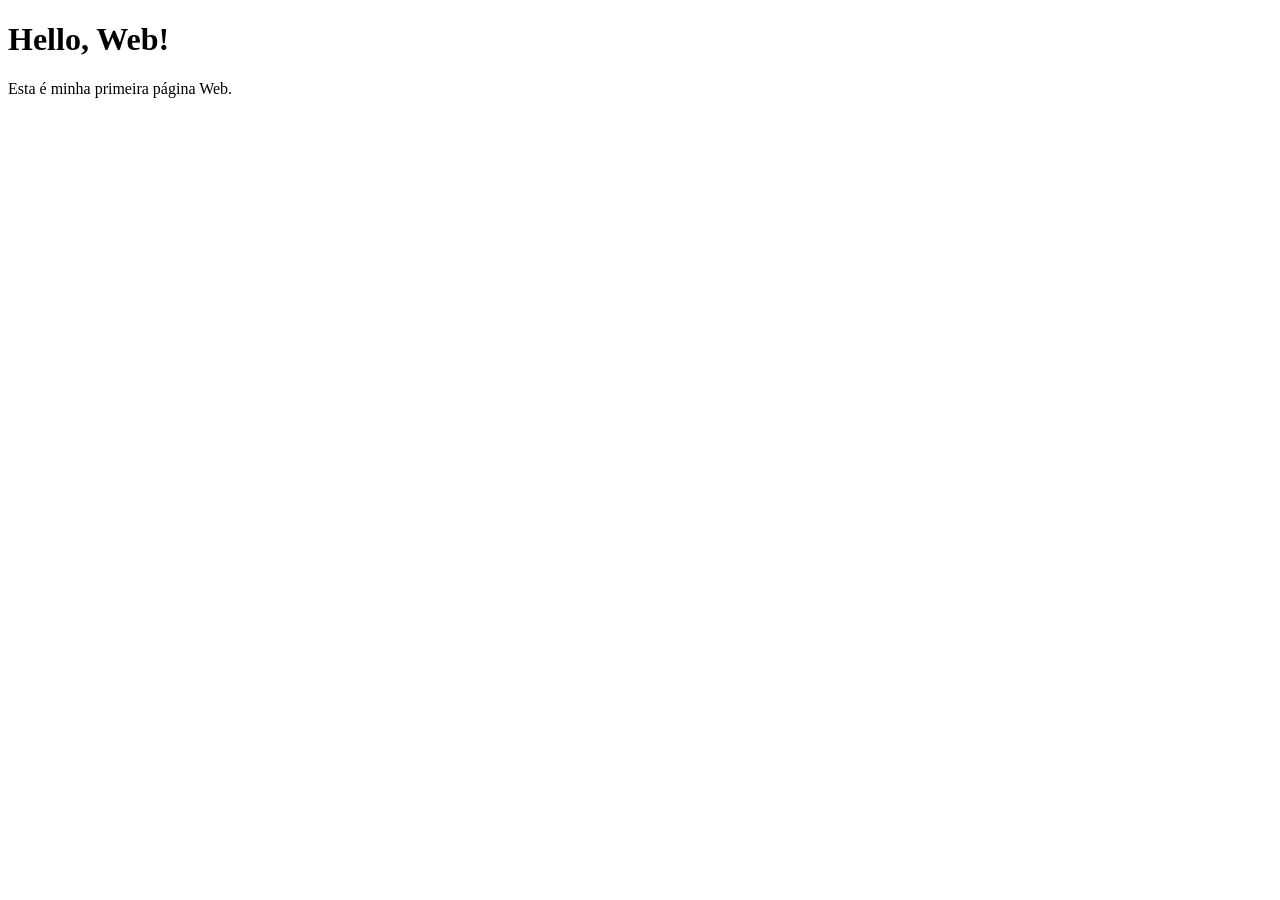
<file: atividade-web/index.html>
<!DOCTYPE html>
<html>
<head>
    <meta charset="UTF-8">
    <title>Minha primeira página Web</title>
</head>
<body>
    <h1>Hello, Web!</h1>
    <p>Esta é minha primeira página Web.</p>
</body>
</html>
</file>
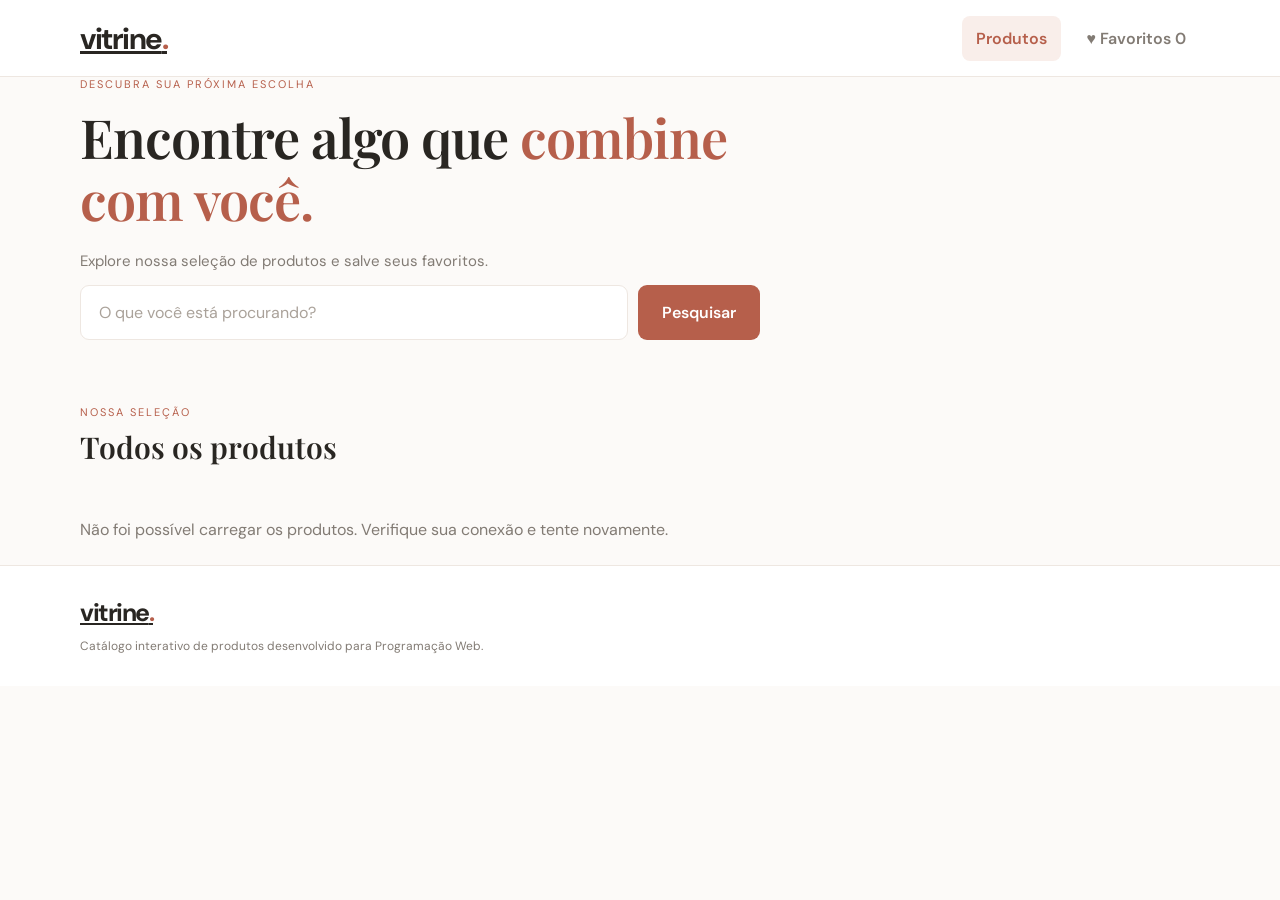
<file: catalogo-produtos/index.html>
<!DOCTYPE html>
<html lang="pt-BR">
<head>
    <meta charset="UTF-8">
    <meta name="viewport" content="width=device-width, initial-scale=1.0">
    <meta name="description" content="Catálogo interativo de produtos">
    <title>Vitrine | Catálogo de Produtos</title>
    <link rel="stylesheet" href="style.css">
    <script src="script.js" defer></script>
</head>
<body>
    <header class="cabecalho">
        <div class="container topo">
            <a href="#" class="logo">vitrine<span>.</span></a>

            <nav aria-label="Navegação principal">
                <button id="btnTodos" class="nav-btn ativo">Produtos</button>
                <button id="btnFavoritos" class="nav-btn">
                      ♥ Favoritos <span id="contadorFavoritos">0</span>
                </button>
            </nav>
        </div>
    </header>

    <main class="container">
        <section class="apresentacao">
            <p class="subtitulo">DESCUBRA SUA PRÓXIMA ESCOLHA</p>
            <h1>Encontre algo que <span>combine com você.</span></h1>
            <p class="descricao">
                Explore nossa seleção de produtos e salve seus favoritos.                
            </p>
        </section>

        <section class="area-pesquisa" aria-label="Pesquisar produtos">
            <form id="formPesquisa">
                <label for="pesquisa" class="sr-only">Pesquisar produtos</label>
                <input
                    type="search"
                    id="pesquisa"
                    placeholder="O que você está procurando?"
                >
                <button type="submit" class="btn-pesquisar">Pesquisar</button>
            </form>
        </section>

        <section class="secao-produtos">
            <div class="titulo-secao">        
                <div>
                     <p class="subtitulo">NOSSA SELEÇÃO</p>
                     <h2 id="tituloLista">Todos os produtos</h2>
                </div>
                <span id="totalProdutos"></span>
            </div>

            <p id="mensagem" role="status" aria-live="polite">
                Carregando produtos...
            </p>

            <div id="listaProdutos" class="grade-produtos"></div>
        </section>
    </main>

    <dialog id="modalDetalhes" class="modal">
        <button id="fecharModal" class="fechar-modal" aria-label="Fechar">
            &times;
        </button>
        <div id="conteudoDetalhes"></div>
    </dialog>

    <footer>
        <div class="container">
            <a href="#" class="logo">vitrine<span>.</span></a>
            <p>Catálogo interativo de produtos desenvolvido para Programação Web.</p>
        </div>
    </footer>
</body>
</html>
</file>
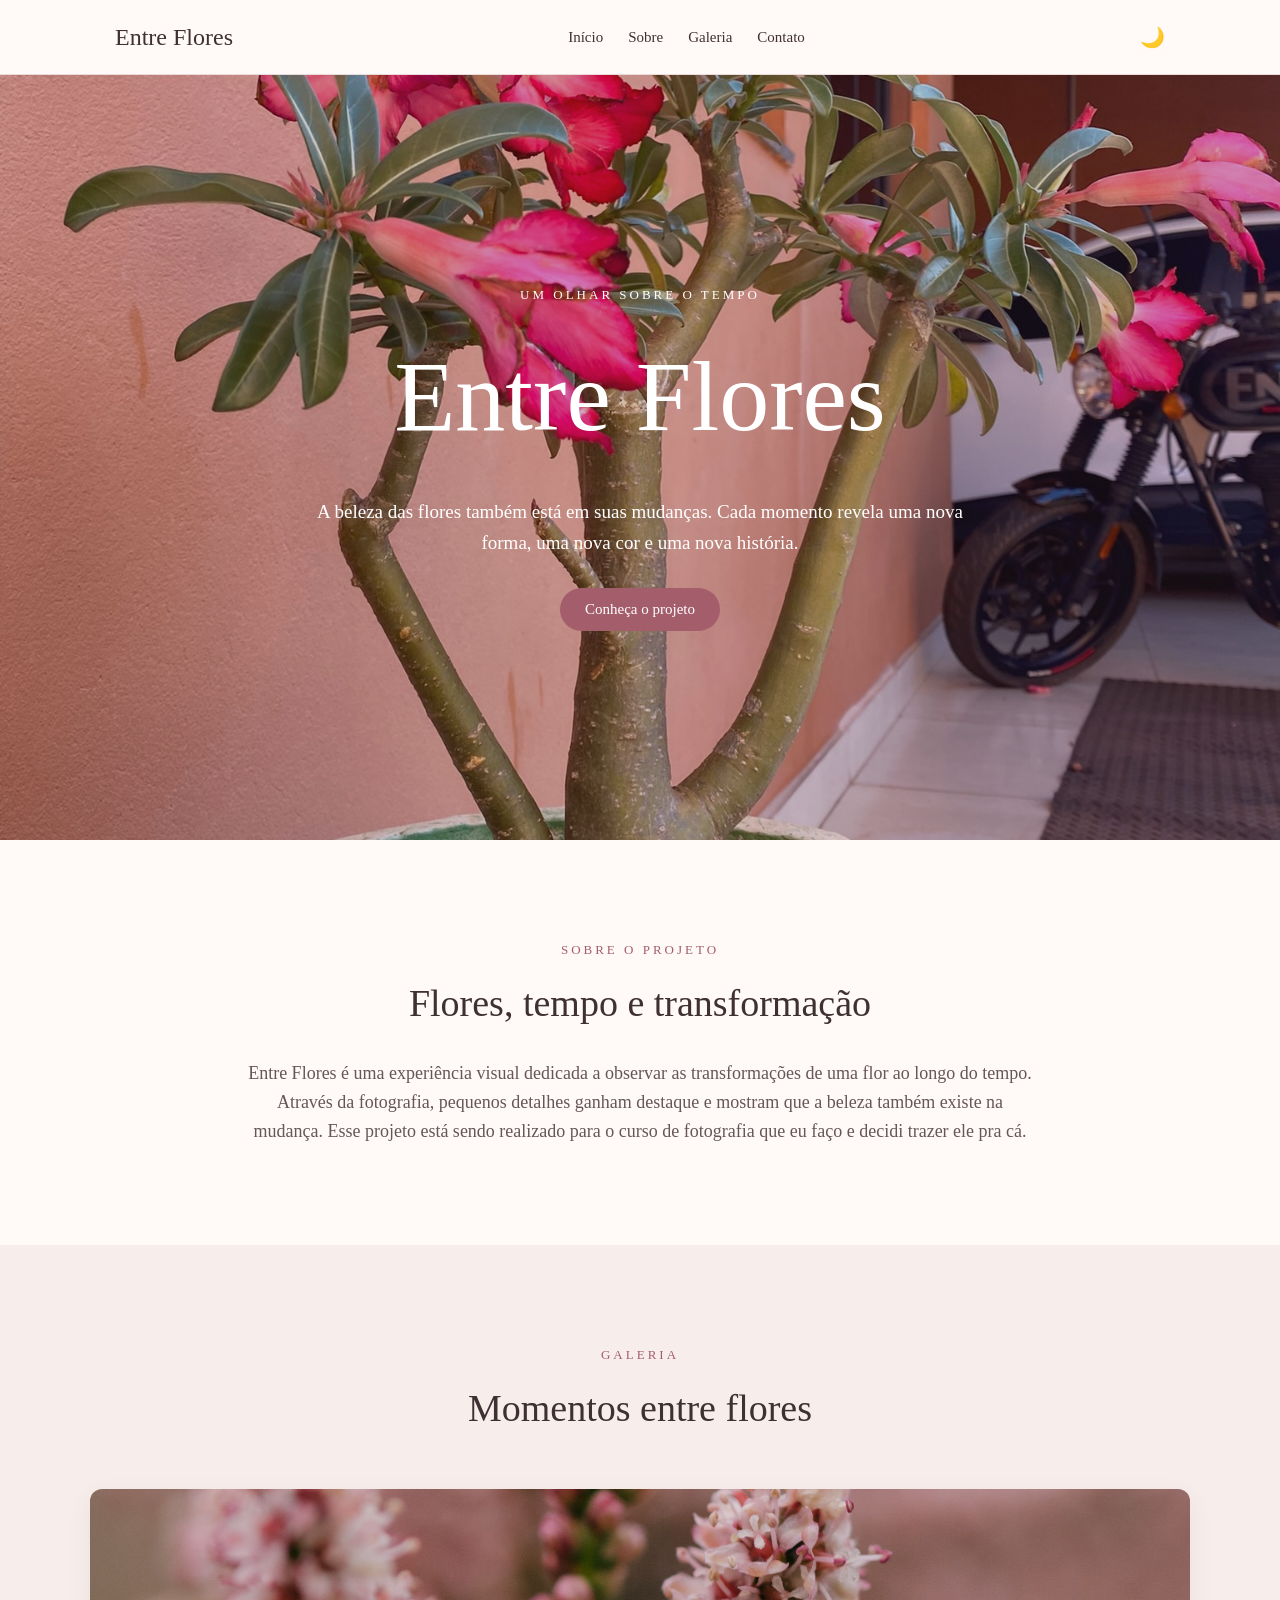
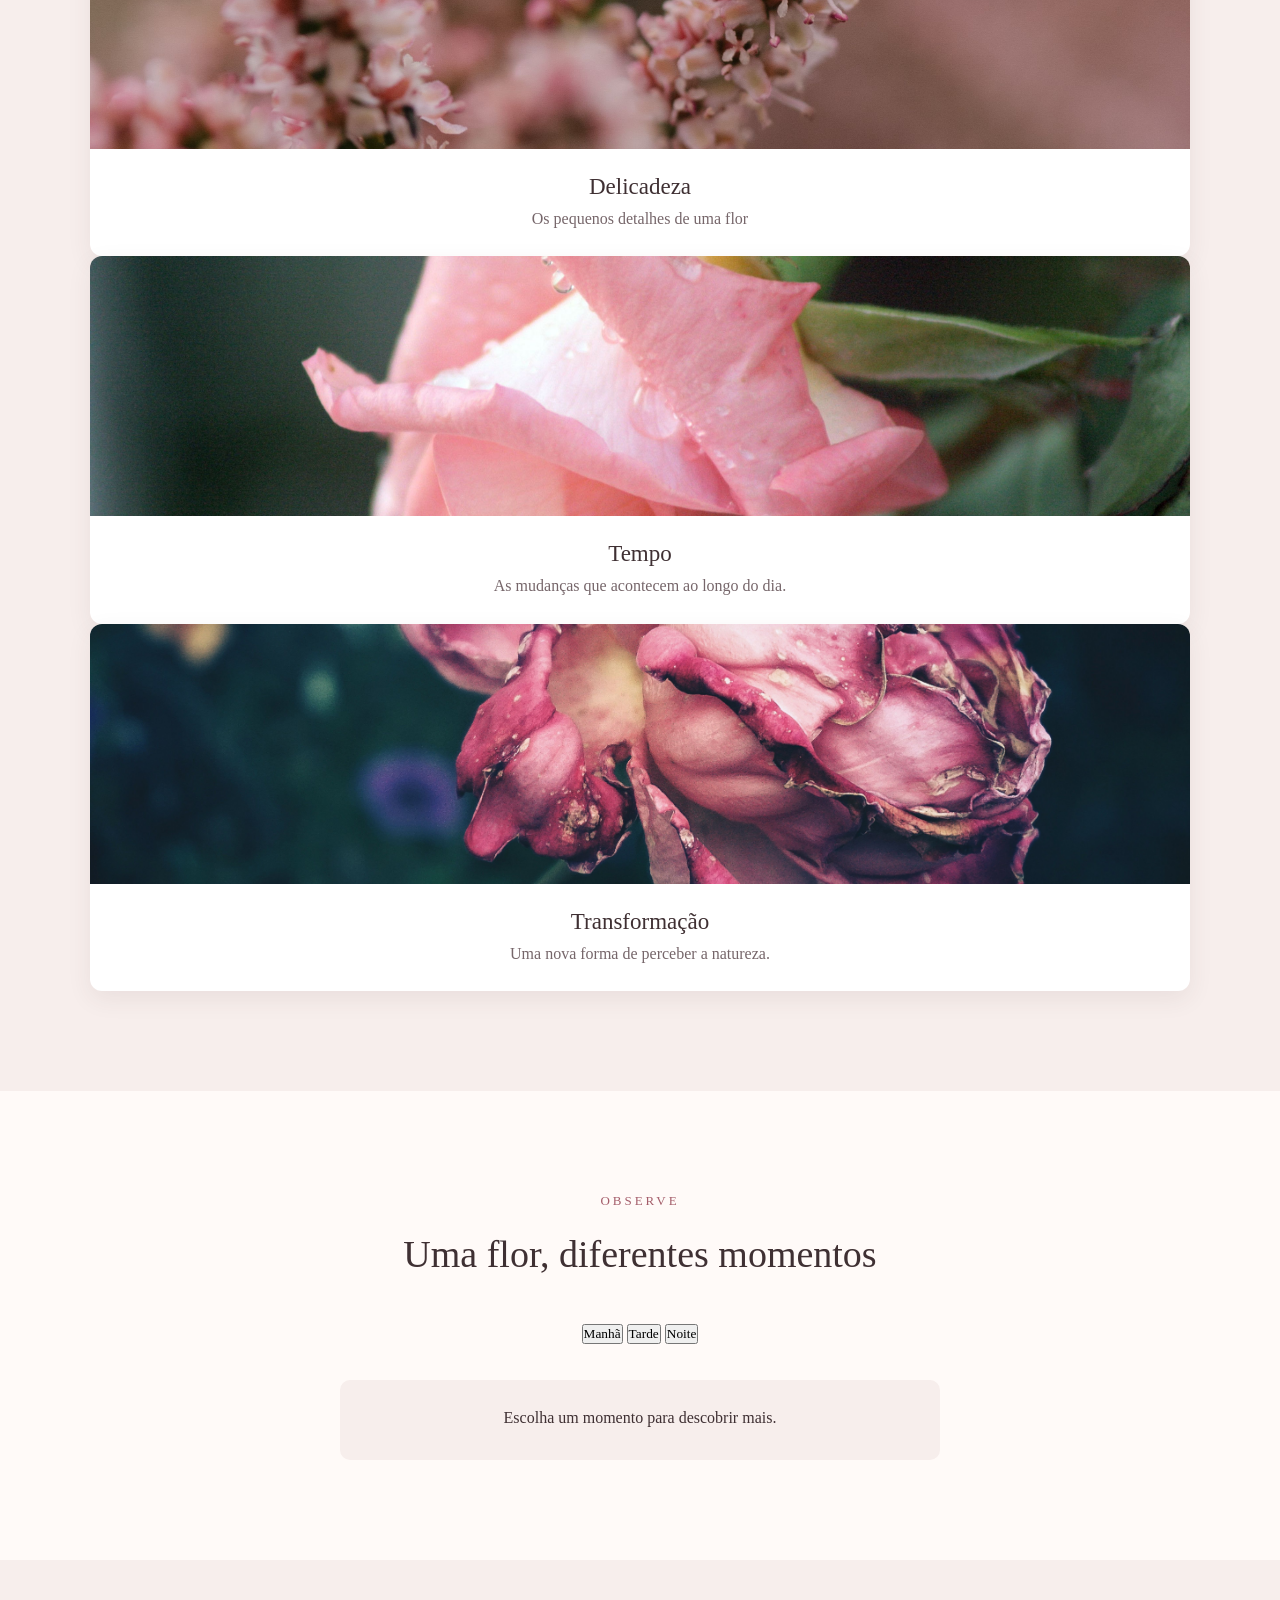
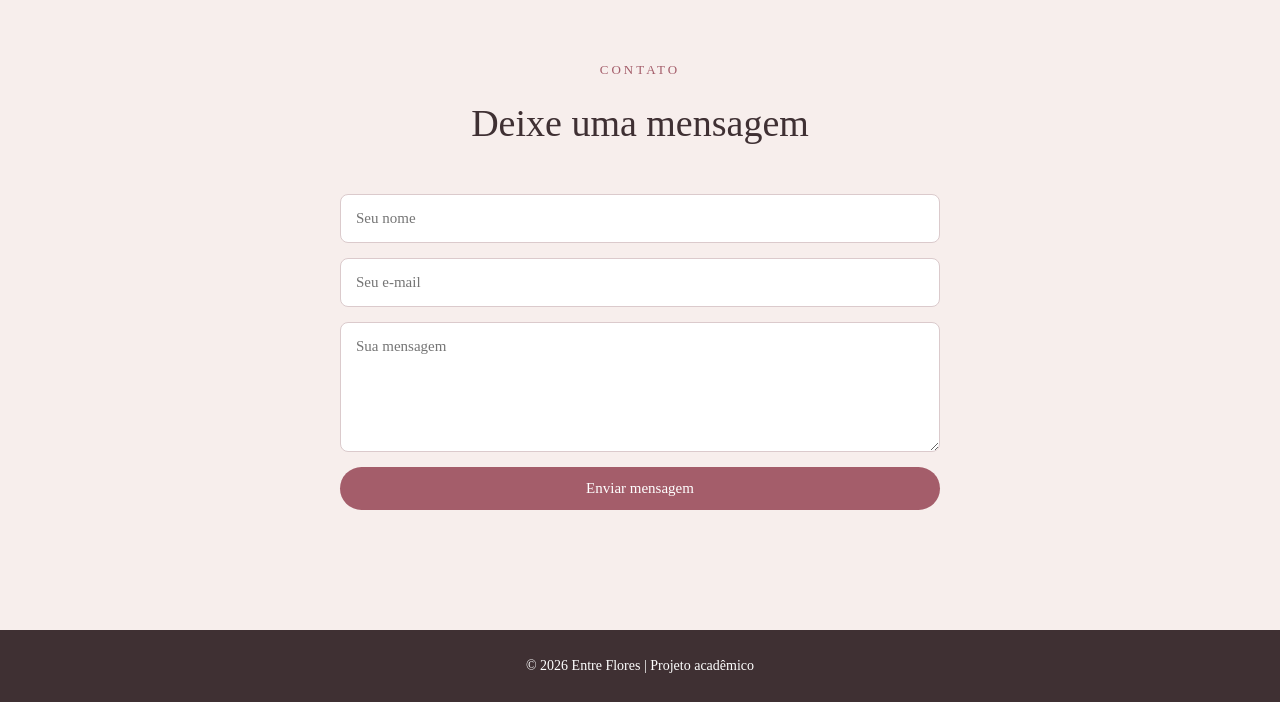
<file: entre-flores/index.html>
<!DOCTYPE html>
<html lang="pt-BR">
<head>
    <meta charset="UTF-8">
    <meta name="viewport" content="width=device-width, initial-scale=1.0">
    <title>Entre Flores</title>
    <link rel="stylesheet" href="style.css">
</head>

<body>

    <header>
        <nav>
            <h2>Entre Flores</h2>

            <ul>
                <li><a href="#inicio">Início</a></li>
                <li><a href="#sobre">Sobre</a></li>
                <li><a href="#galeria">Galeria</a></li>
                <li><a href="#contato">Contato</a></li>
            </ul>

            <button id="temaBtn">🌙</button>
        </nav>
    </header>

    <main>

        <section id="inicio" class="hero">
            <div class="hero-texto">
                <p class="subtitulo">UM OLHAR SOBRE O TEMPO</p>

                <h1> Entre Flores</h1>

                <p>
                    A beleza das flores também está em suas mudanças.
                    Cada momento revela uma nova forma, uma nova cor 
                    e uma nova história.
                </p>

                <button id="galeriaBtn">Conheça o projeto</button>
            </div>
        </section>

        <section id="sobre" class="sobre">
            <div>
                <p class="subtitulo">SOBRE O PROJETO</p>

                <h2>Flores, tempo e transformação</h2>

                <p>
                    Entre Flores é uma experiência visual dedicada a observar
                    as transformações de uma flor ao longo do tempo.
                    Através da fotografia, pequenos detalhes ganham destaque
                    e mostram que a beleza também existe na mudança. Esse projeto 
                    está sendo realizado para o curso de fotografia que eu faço e 
                    decidi trazer ele pra cá.
                </p>
            </div>
        </section>


        <section id="galeria" class="galeria">
            <p class="subtitulo">GALERIA</p>

            <h2>Momentos entre flores</h2>

            <div class="galeria-container">

                <div class="foto">
                    <img src="imagens/delicadeza.jpg" alt="Flor em detalhe">
                    <h3>Delicadeza</h3>
                    <p>Os pequenos detalhes de uma flor</p>
                </div>

                <div class="foto">
                    <img src="imagens/tempo.jpg" alt="Flor ao longo do tempo">
                    <h3>Tempo</h3>
                    <p>As mudanças que acontecem ao longo do dia.</p>
                </div>

                <div class="foto">
                    <img src="imagens/transformaçao.jpg" alt="Flor em transformação">
                    <h3>Transformação</h3>
                    <p>Uma nova forma de perceber a natureza.</p>
                </div>

            
            </div>
        </section>


        <section class="momentos">

            <p class="subtitulo">OBSERVE</p>

            <h2>Uma flor, diferentes momentos</h2>

            <div class="botoes-momentos">
                <button class="momentoBtn" data-momento="manha">Manhã</button>
                <button class="momentoBtn" data-momento="tarde">Tarde</button>
                <button class="momentoBtn" data-momento="noite">Noite</button>
            </div>

            <div id="textoMomento">
                Escolha um momento para descobrir mais.
            </div>
        </section>


        <section id="contato" class="contato">

            <p class="subtitulo">CONTATO</p>

            <h2>Deixe uma mensagem</h2>

            <form id="formulario">

                <input
                    type="text"
                    id="nome"
                    placeholder="Seu nome"
                    required
                >

                <input
                    type="email"
                    id="email"
                    placeholder="Seu e-mail"
                    required
                >

                <textarea
                    id="mensagem"
                    placeholder="Sua mensagem"
                    required
                ></textarea>

                <button type="submit">Enviar mensagem</button>

            </form>

            <p id="mensagemForm"></p>

        </section>
    </main> 

    <footer>
        <p>© 2026 Entre Flores | Projeto acadêmico</p>
    </footer>

    <script src="script.js"></script>

</body>
</html>
</file>
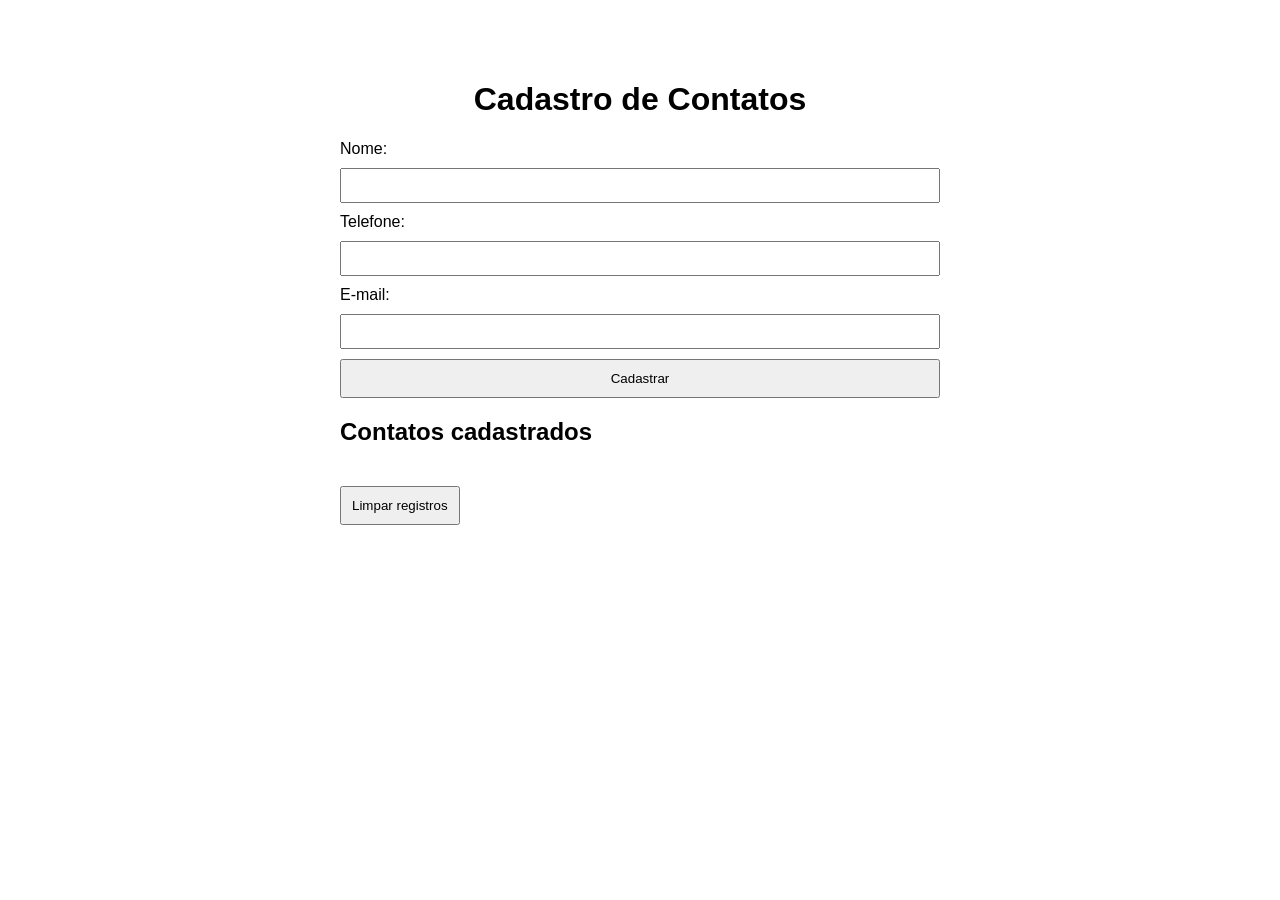
<file: mini-sistema-cadastro/index.html>
<!DOCTYPE html>
<html lang="pt-BR">
<head>
    <meta charset="UTF-8">
    <meta name="viewport" content="width=device-width, initial-scale=1.0">
    <title>Cadastro de Contatos</title>

    <link rel="stylesheet" href="style.css">
</head>

<body>

    <h1>Cadastro de Contatos</h1>

    <form id="formCadastro">

        <label for="nome">Nome:</label>
        <input type="text" id="nome" required>

        <label for="telefone">Telefone:</label>
        <input type="text" id="telefone" required>

        <label for="email">E-mail:</label>
        <input type="email" id="email" required>

        <button type="submit">Cadastrar</button>

    </form>

    <h2>Contatos cadastrados</h2>

    <div id="listaContatos"></div>

    <button id="btnLimpar">Limpar registros</button>

    <script src="script.js"></script>

</body>
</html>
</file>
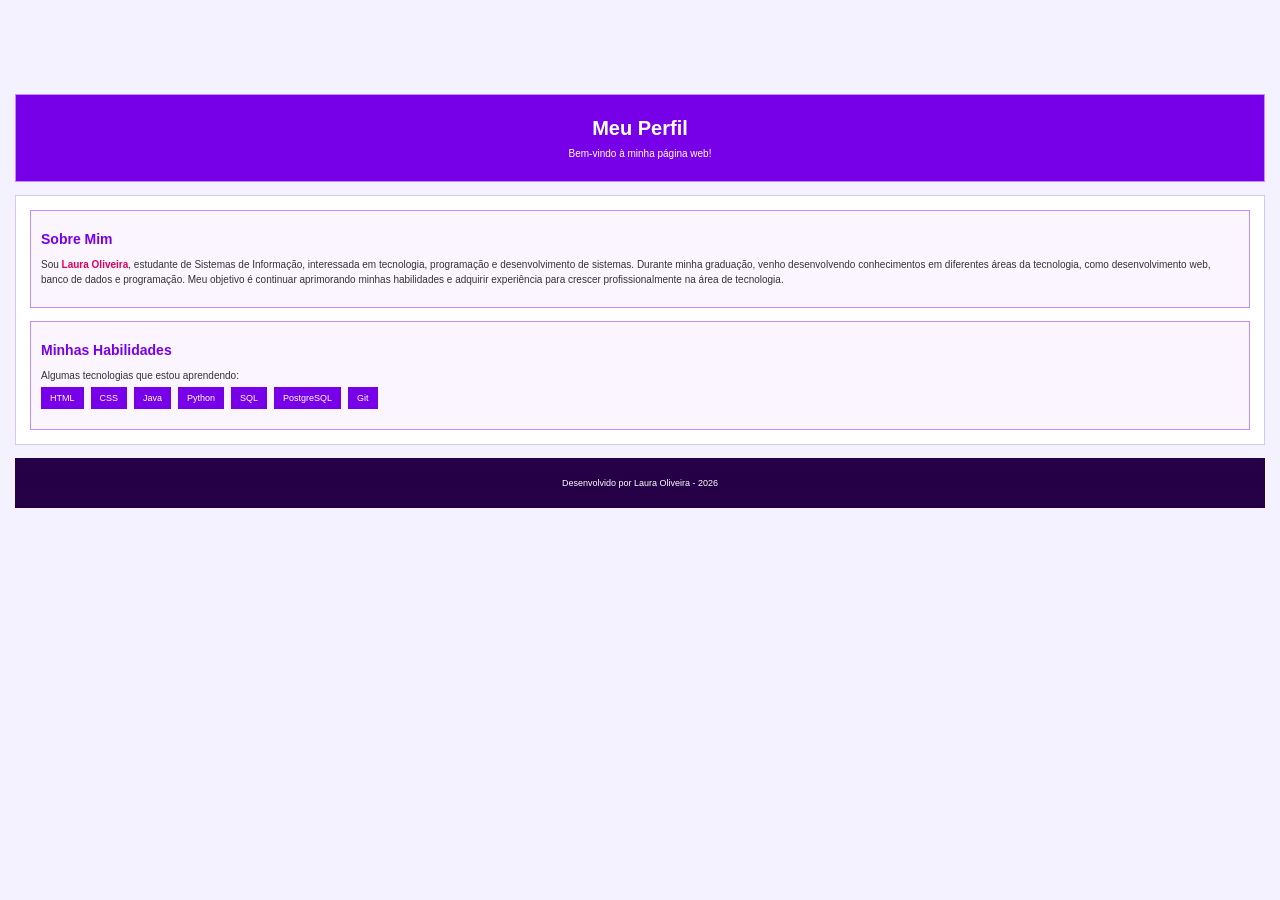
<file: atividade-web/atividade3.html>
<!DOCTYPE html>
<html lang="pt-BR">

<head>
    <meta charset="UTF-8">
    <meta name="viewport" content="width=device-width, initial-scale=1.0">

    <title>Meu Perfil</title>

    <link rel="stylesheet" href="style3.css">
</head>

<body>

    <header>
        <h1>Meu Perfil</h1>
        <p>Bem-vindo à minha página web!</p>
    </header>

    <main>

        <section>
            <h2>Sobre Mim</h2>

            <p>
    Sou <strong>Laura Oliveira</strong>, estudante de Sistemas de Informação,
    interessada em tecnologia, programação e desenvolvimento de sistemas.
    Durante minha graduação, venho desenvolvendo conhecimentos em diferentes
    áreas da tecnologia, como desenvolvimento web, banco de dados e programação.
    Meu objetivo é continuar aprimorando minhas habilidades e adquirir
    experiência para crescer profissionalmente na área de tecnologia.
</p>
        </section>

        <section>
            <h2>Minhas Habilidades</h2>

            <p>Algumas tecnologias que estou aprendendo:</p>

            <div class="habilidades">
                <span>HTML</span>
                <span>CSS</span>
                <span>Java</span>
                <span>Python</span>
                <span>SQL</span>
                <span>PostgreSQL</span>
                <span>Git</span>
            </div>
        </section>

    </main>

    <footer>
        <p>Desenvolvido por Laura Oliveira - 2026</p>
    </footer>

</body>

</html>
</file>
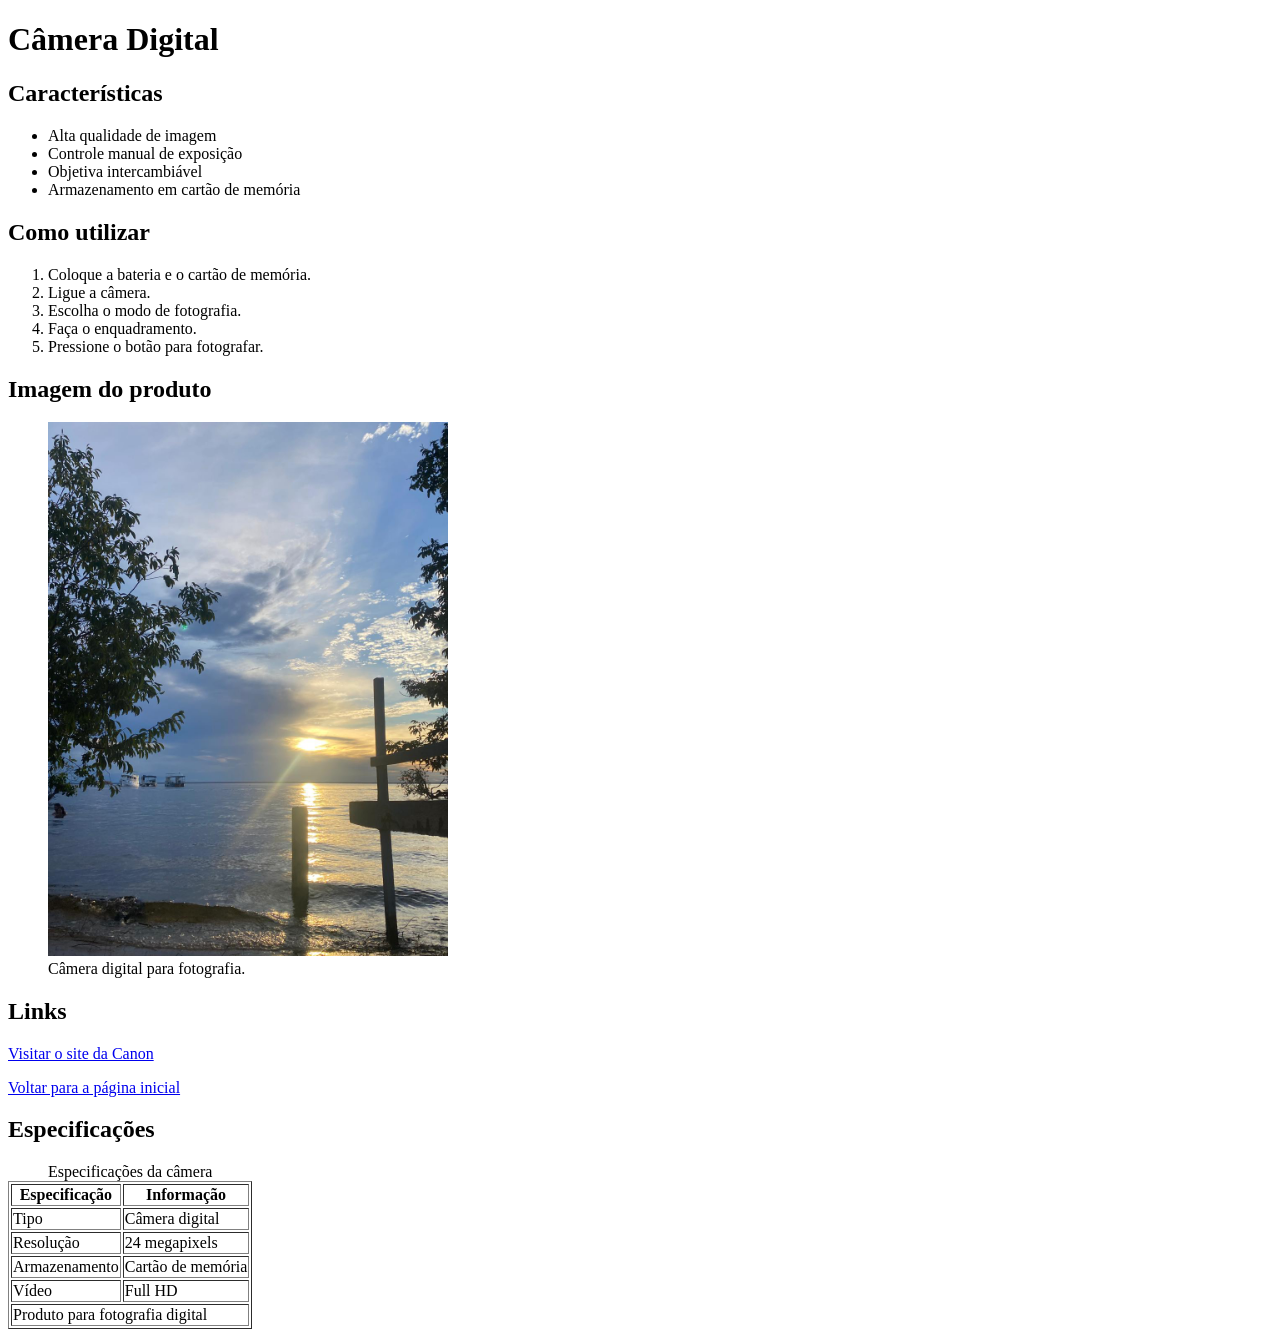
<file: atividade-web/produto.html>
<!DOCTYPE html>
<html lang="pt-BR">

<head>
    <meta charset="UTF-8">
    <title>Câmera Digital</title>
</head>

<body>

    <h1>Câmera Digital</h1>

    <h2>Características</h2>

    <ul>
        <li>Alta qualidade de imagem</li>
        <li>Controle manual de exposição</li>
        <li>Objetiva intercambiável</li>
        <li>Armazenamento em cartão de memória</li>
    </ul>

    <h2>Como utilizar</h2>

    <ol>
        <li>Coloque a bateria e o cartão de memória.</li>
        <li>Ligue a câmera.</li>
        <li>Escolha o modo de fotografia.</li>
        <li>Faça o enquadramento.</li>
        <li>Pressione o botão para fotografar.</li>
    </ol>

    <h2>Imagem do produto</h2>

<figure>
    <img src="imagens/produto.jpg.jpeg"
         alt="Câmera digital utilizada para fotografia"
         width="400">

    <figcaption>
        Câmera digital para fotografia.
    </figcaption>
</figure>

    <h2>Links</h2>

    <p>
        <a href="https://www.canon.com.br/" target="_blank">
            Visitar o site da Canon
        </a>
    </p>

    <p>
        <a href="index.html">
            Voltar para a página inicial
        </a>
    </p>

    <h2>Especificações</h2>

    <table border="1">

        <caption>Especificações da câmera</caption>

        <thead>
            <tr>
                <th>Especificação</th>
                <th>Informação</th>
            </tr>
        </thead>

        <tbody>

            <tr>
                <td>Tipo</td>
                <td>Câmera digital</td>
            </tr>

            <tr>
                <td>Resolução</td>
                <td>24 megapixels</td>
            </tr>

            <tr>
                <td>Armazenamento</td>
                <td>Cartão de memória</td>
            </tr>

            <tr>
                <td>Vídeo</td>
                <td>Full HD</td>
            </tr>

        </tbody>

        <tfoot>

            <tr>
                <td colspan="2">
                    Produto para fotografia digital
                </td>
            </tr>

        </tfoot>

    </table>

</body>

</html>
</file>
<file: catalogo-produtos/style.css>
@import url('https://fonts.googleapis.com/css2?family=DM+Sans:wght@400;500;600;700&family=Playfair+Display:wght@500;600;700&display=swap');

:root {
    --fundo: #fcfaf8;
    --branco: #ffffff;
    --texto: #292622;
    --secundario: #827b74;
    --destaque: #b65f4b;
    --destaque-hover: #974b39;
    --borda: #eee7e1;
    --favorito: #b94e58;
}

*{
    margin: 0;
    padding: 0;
    box-sizing: border-box;
}

body {
    background: var(--fundo);
    color: var(--texto);
    font-family: 'DM Sans', sans-serif;
    min-height: 100vh;
}

button,
input {
    font: inherit;
}

button {
    cursor: pointer
}

button:focus-visible,
input:focus-visible {
    outline: 2px solid var(--destaque);
    outline-offset: 3px;
}

.container {
    width: min(1120px, 90%);
    margin: 0 auto;
}

/* Cabeçalho */

.cabecalho {
    background: var(--branco);
    border-bottom: 1px solid var(--borda);
}

.topo {
    min-height: 76px;
    display: flex;
    justify-content: space-between;
    align-items: center;
    gap: 20px;
}

.logo {
    color: var(--texto);
    text-decoration: nome;
    font-size: 30px;
    font-weight: 700;
    letter-spacing: -1.5px;
}

.logo span {
    color: var(--destaque);
}

nav {
    display: flex;
    align-items: center;
    gap: 12px;
}

.nav-btn {
    background: transparent;
    border: none;
    padding: 12px 14px;
    color: var(--secundario);
    border-radius: 8px;
    font-weight: 600;
}

.nav-btn:hover,
.nav-btn.ativo {
    color: var(--destaque);
    background: #f9eeea;
}

#contadorFavorios {
    font-size: 12px;
}

/* Apresentaçao */

.apresentacao {
    padding: 75px 0 35;
    max-width: 760px;
}

.subtitulo {
    color: var(--destaque);
    font-size: 11px;
    font-weight: 700px;
    letter-spacing: 2px;
    margin-bottom: 15px;
}

.apresentacao h1 {
    font-family: 'Playfair Display', serif;
    font-size: clamp(34px, 5vw, 54px);
    line-height: 1.15;
    font-weight: 600;
    letter-spacing: -1px;
}

.apresentacao h1 span {
    color: var(--destaque);
}

.descricao {
    color: var(--secundario);
    margin-top: 18px;
    line-height: 1.8;
    font-size: 15px;
}

/* Pesquisa */

.area-pesquisa {
    margin: 10px 0 65px;
}

#formPesquisa {
    display: flex;
    gap: 10px;
    max-width: 680px;
}

#pesquisa {
    width: 100%;
    min-width: 0;
    padding: 16px 18px;
    border: 1px solid var(--borda);
    border-radius: 9px;
    background: var(--branco);
    color: var(--texto);
    outline-offset: 2px;
}

#pesquisa::placeholder {
    color: #aaa29a;
}

.btn-pesquisar {
    background: var(--destaque);
    color: white;
    border: none;
    border-radius: 9px;
    padding: 0 24px;
    font-weight: 600;
    transition: background 0.2s;
}

.btn-pesquisar:hover {
    background: var(--destaque-hover);
}

/* Produtos */

.secao-podutos {
    padding-bottom: 85px;
}

.titulo-secao {
    display: flex;
    justify-content: space-between;
    align-items: end;
    gap: 16px;
    margin-bottom: 28px;
}

.titulo-secao .subtitulo {
    margin-bottom: 8px;
}

.titulo-secao h2 {
    font-family: 'Playfair Display', serif;
    font-size: 30px;
    font-weight: 600;
}

#totalProdutos {
    color: var(--secundario);
    font-size: 13px;
    padding-bottom: 5px;
}

#mensagem {
    color: var(--secundario);
    padding: 22px 0;
    line-height: 1.6;
}

.grade-produtos {
    display: grid;
    grid-template-columns: repeat(4, minmax(0, 1fr));
    gap: 24px;
}

.produto {
    background: var(--branco);
    border: 1px solid var(--borda);
    border-radius: 12px;
    overflow: hidden;
    transition: transform 0.2s, box-shadow 0.2s;
}

.produto:hover {
    transform: translateY(-4px);
    box-shadow: 0 12px 28px #4933250d;
}

.imagem-produto {
    position: relative;
    height: 225px;
    background: #f4f0eb;
    display: flex;
    align-items: center;
    justify-content: center;
    padding: 18px;
}

.imagem-produto img {
    width: 100%;
    height: 100%;
    object-fit: contain;
    mix-blend-mode: multiply
}

.btn-favorito {
    position: absolute;
    top: 12px;
    right: 12px;
    width: 36px;
    height: 36px;
    border: 1px solid var(--borda);
    border-radius: 50%;
    background: white;
    color: #8e8881;
    font-size: 19px;
    display: grid;
    place-items: center;
}

.btn-favorito:hover,
.btn-favorito.favoritado {
    color: var(--favorito);
}

.info-produto {
    padding: 18px;
}

.categoria-produto {
    color: var(--destaque);
    text-transform: uppercase;
    letter-spacing: 1px;
    font-size: 10px;
    font-weight: 700;
    margin-bottom: 9px;
}

.nome-produto {
    font-size: 14px;
    line-height: 1.5;
    min-height: 42px;
    font-weight: 600;
}

.preco-produto {
    font-size: 19px;
    font-weight: 700;
    margin: 12px 0 16px;
}

.btn-detalhes {
    width: 100%;
    background: transparent;
    color: var(--texto);
    border: 1px solid var(--borda);
    border-radius: 7px;
    padding: 11px;
    font-size: 12px;
    font-weight: 700;
}

.btn-detalhes:hover {
    background: var (--texto);
    color: white;
    border-color: var(--texto);
}

/* Janela de detalhes */
.modal {
    border: none;
    border-radius: 14px;
    padding: 32px;
    width: min(650px, 92%);
    max-height: 85vh;
    overflow-y: auto;
    margin: auto;
    color: var(--texto);
}

.modal::backdrop {
    background: #211b18a6;
}

.fechar-modal {
    display: block;
    margin-left: auto;
    margin-bottom: 14px;
    background: transparent;
    border: none;
    font-size: 30px;
    color: var(--secundario)
}

.detalhe-conteudo {
    display: grid;
    grid-template-columns: 1fr 1fr;
    gap: 28px;
    align-items: center;
}

.detalhe-conteudo img {
    width: 100%;
    max-height: 280px;
    object-fit: contain;
    mix-blend-mode: multiply;
}

.detalhe-conteudo h2 {
    font-family: 'Playfair Display', serif;
    margin-bottom: 12px;
}

.detalhe-conteudo p {
    color: var(--secundario);
    line-height: 1.7;
    margin-bottom: 14px;
}

.detalhe-conteudo .preco-produto{
    color: var(--destaque);
}

/* Rodapé */

footer {
    border-top: 1px solid var(--borda);
    background: white;
    padding: 30px 0;
}

footer .logo {
    font-size: 25px;
}

footer p {
    color: var(--secundario);
    font-size: 12px;
    margin-top: 8px;
    line-height: 1.6;
}

.sr-only {
    position: absolute;
    width: 1px;
    height: 1px;
    padding: 0;
    margin: -1px;
    overflow: hidden;
    clip: rect(0, 0, 0, 0);
    white-space: nowrap;
    border: 0;
}

/* Telas menores */

@media (max-width: 950) {
    .grade-produtos {
        grid-template-columns: repeat(3, minmax(0, 1fr));
        gap: 18px; 
    }

    .imagem-produto {
        height: 200px;
    }
}

@media (max-width: 650px) {
    .top {
        min-height: 68px;
    }

    .logo{
        font-size: 26px;
    }

    nav { 
        gap: 2px;
    }

    .nav-btn{
        padding: 10px 8px;
        font-size: 12px;
    }

    .apresentacao{
        padding-top: 50px;
    }

    .apresentacao h1 {
        font-size: 36px;
    }

    .area-pesquisa {
        margin-bottom: 45px;
    }

    #formPesquisa {
        flex-direction: column;
    }

    .btn-pesquisar {
        padding: column;
    }

    .btn-pesquisar {
        padding: 14px;
    }

    .grade-produtos {
        grid-template-columns: repeat(2, minmax(0, 1fr));
        gap: 12px;
    }

    .imagem-produto {
        height: 155px;
        padding: 12px;
    }

    .info-produto {
        padding: 12px;
    }

    .info-produto {
        padding: 12px;
    }

    .nome-produto {
        padding: 13px;
    }

    .titulo-secao h2 {
        font-size: 25px;
    }

    .detalhe-conteudo {
        grid-template-columns: 1fr;
    }

    .detalhe-conteudo img {
        max-height: 200px;
    }

    .modal {
        padding: 22px;
    }
}

@media (max-width: 360px) {
    .grade-produtos {
        grid-template-columns: 1fr;
    }

    .imagem-produto {
        height: 220px;
    }
}
</file>
<file: entre-flores/style.css>
* {
    margin: 0;
    padding: 0;
    box-sizing: border-box;
    scroll-behavior: smooth;
}

body {
    font-family: Georgia, 'Times New Roman', serif;
    background-color: #fffaf8;
    color: #3f3033;
    line-height: 1.6;
    transition: 0.3s;
}

header {
    position: sticky;
    top: 0;
    z-index: 1000;
    background-color: rgba(255, 250, 248, 0.95);
    border-bottom: 1px solid #eadbd8;
}

nav {
    max-width: 1100px;
    margin: auto;
    padding: 18px 25px;
    display: flex;
    align-items: center;
    justify-content: space-between;
}

nav h2 {
    font-size: 24px;
    font-weight: normal;
}

nav ul {
    display: flex;
    gap: 25px;
    list-style: none;
}

nav a {
    color: #3f3033;
    text-decoration: none;
    font-size: 15px;
}

nav a:hover {
    color: #a45d6a;
}

#temaBtn {
    border: none;
    background: transparent;
    font-size: 20px;
    cursor: pointer;
}

.hero {
    min-height: 85vh;
    display: flex;
    align-items: center;
    justify-content: center;
    text-align: center;
    padding: 60px 25px;
 
    background:
        linear-gradient(rgba(70, 40, 45, 0.25),rgba(70, 40, 45, 0.25)),
        url("imagens/flor-principal.png.JPEG");
    
    background-size: cover;
    background-position: center;
}

.hero-texto {
    max-width: 700px;
    color: white;
}

.subtitulo {
    letter-spacing: 3px;
    font-size: 13px;
    margin-bottom: 12px;
    color: #a45d6a;
}

.hero .subtitulo {
    color: #fff;
}

.hero h1 {
    font-size: clamp(55px, 9vw, 100px);
    font-weight: normal;
    margin-bottom: 20px;

}

.hero p:not(.subtitulo) {
    font-size: 19px;
    margin-bottom: 30px;
}

button {
    font-family: inherit;
}

#galeriaBtn,
form button {
    padding: 13px 25px;
    border: none;
    border-radius: 30px;
    background-color: #a45d6a;
    color: white;
    cursor: pointer;
    font-size: 15px;
    transition: 0.3s;
}

#galeriaBtn:hover,
form button:hover {
    transform: translate(-2px);
    opacity: 0.85;
}

.sobre {
    max-width: 850px;
    margin: auto;
    padding: 100px 25px;
    text-align: center;
}

.sobre h2,
.galeria h2,
.momentos h2,
.contato h2 {
    font-size: 38px;
    font-weight: normal;
    margin-bottom: 25px;
}

.sobre p:not(.subtitulo) {
    font-size: 18px;
    color: #66565a;
}

.galeria {
    padding: 100px 25px;
    background-color: #f7eeec;
    text-align: center;
}

.galeria-container {
    max-width: 1100px;
    margin: 50px auto 0;
    display: grind;
    grid-template-columns: repeat(3, 1fr);
    gap: 25px;
}

.foto {
    background-color: white;
    padding-bottom: 25px;
    border-radius: 12px;
    overflow: hidden;
    box-shadow: 0 8px 25px rgba(80, 50, 50, 0.08);
    transition: 0.3s;
}

.foto:hover {
    transform: translate(-7px);
}

.imagem-placeholder {
    height: 260px;
    display: flex;
    align-items: center;
    justify-content: center;
    background-color: #ead6d8;
}

.foto img {
    width: 100%;
    height: 260px;
    object-fit: cover;
    display: block;
}

.foto h3 {
    margin-top: 20px;
    font-size: 23px;
    font-weight: normal;
}

.foto p {
    color: #76666a;
    padding: 0 20px;
}

.momentos {
    padding: 100px 25px;
    text-align: center;
}

.botoes-momentos {
    margin: 35px 0;
}

.momentosBtn {
    margin: 5px;
    padding:10px 22px;
    border: 1px solid #a45d6a;
    border-radius: 25px;
    background: transparent;
    color: #a45d6a;
    cursor: pointer;
    transition: 0.3s;
}

.momentoBtn:hover {
    background-color: #a45d6a;
    color: white;
}

#textoMomento {
    max-width: 600px;
    margin: auto;
    padding: 25px;
    background-color: #f7eeec;
    border-radius: 10px;
    min-height: 80px;
}

.contato {
    padding: 100px 25px;
    background-color: #f7eeec;
    text-align: center;
}

form {
    max-width: 600px;
    margin: 40px auto 0;
    display: flex;
    flex-direction: column;
    gap: 15px
}

input,
textarea {
    width: 100%;
    padding: 15px;
    border: 1px solid #dbcacc;
    border-radius: 8px;
    background-color: white;
    font-family: inherit;
    font-size: 15px;
    outline: none;
}

input:focus,
textarea:focus {
    border-color: #a45d6a;
}

textarea {
    min-height: 130px;
    resize: vertical;
}

#mensagemForm {
    margin-top: 20px;
    color: #a45d6a
}

footer {
    padding: 25px;
    text-align: center;
    background-color: #3f3033;
    color: white;
    font-size: 14px;
}

body.escuro {
    background-color: #241d1f;
    color: #f7eeee;
}

body.escuro header {
    background-color: rgba(36, 29, 31, 0.95);
    border-color: #493a3e;
}

body.escuro nav a,
body.escuro nav h2 {
    color: #f7eeee;
}

body.escuro .sobre p:not(.subtitulo) {
    color: #d8c9cc;
}

body.escuro .galeria,
body.escuro .contato,
body.escuro #textoMomento {
    background-color: #302629;
}

body.escuro .foto p {
    background-color: #3a2e31;
}

body.escuro .foto p {
    color: #d8c9cc;
}

body.escuro input,
body.escuro textarea {
    background-color: #3a2e31;
    color: white;
    border-color: #604c52;
}

@media (max-width: 700px) {

    nav {
        flex-wrap: wrap;
        gap: 15px
    }

    nav ul {
        order: 3;
        width: 100%;
        justify-content: center; 
        gap: 15px;
    }

    .galeria-container {
        grid-template-columns: 1fr;
    }

    .hero {
        min-height: 75vh;
    }

    .sobre h2,
    .galeria h2,
    .momentos h2,
    .contato h2 {
        font-size: 30px;
    }
}
</file>
<file: mini-sistema-cadastro/style.css>
body {
    font-family: Arial, sans-serif;
    max-width: 600px;
    margin: 40px auto;
    padding: 20px;
}

h1 {
    text-align: center;
}

form {
    display: flex;
    flex-direction: column;
    gap: 10px;
}

input {
    padding: 8px;
}

button {
    padding: 10px;
    cursor: pointer;
}

#listaContatos {
    margin-top: 20px;
}

#btnLimpar {
    margin-top: 20px;
}
</file>
<file: atividade-web/style3.css>
* {
    box-sizing: border-box;
}

body {
    margin: 0;
    background-color: #f4f2ff;
    font-family: Arial, Helvetica, sans-serif;
    color: #333;
}

/* Cabeçalho */
header {
    margin: 94px 15px 13px 15px;
    padding: 22px;
    background-color: #7800e8;
    border: 1px solid #c58aff;
    text-align: center;
    color: white;
}

header h1 {
    margin: 0 0 8px 0;
    font-size: 20px;
}

header p {
    margin: 0;
    font-size: 10px;
}


/* Conteúdo principal */
main {
    margin: 0 15px 13px 15px;
    padding: 14px;
    background-color: white;
    border: 1px solid #d4c5ff;
}


/* Seções */
section {
    padding: 20px 10px;
    margin-bottom: 13px;
    border: 1px solid #c58aff;
    background-color: #faf5ff;
}

section:last-child {
    margin-bottom: 0;
}

section h2 {
    margin: 0 0 10px 0;
    color: #7800e8;
    font-size: 14px;
}

section p {
    margin: 0;
    font-size: 10px;
    line-height: 1.5;
}


/* Destaque do nome */
section strong {
    color: #e0005a;
}


/* Habilidades */
.habilidades {
    display: flex;
    gap: 7px;
    flex-wrap: wrap;
    margin-top: 4px;
}

.habilidades span {
    background-color: #7800e8;
    color: white;
    padding: 6px 9px;
    font-size: 9px;
}


/* Rodapé */
footer {
    margin: 0 15px;
    padding: 20px;
    background-color: #260047;
    color: white;
    text-align: center;
}

footer p {
    margin: 0;
    font-size: 9px;
}
</file>
